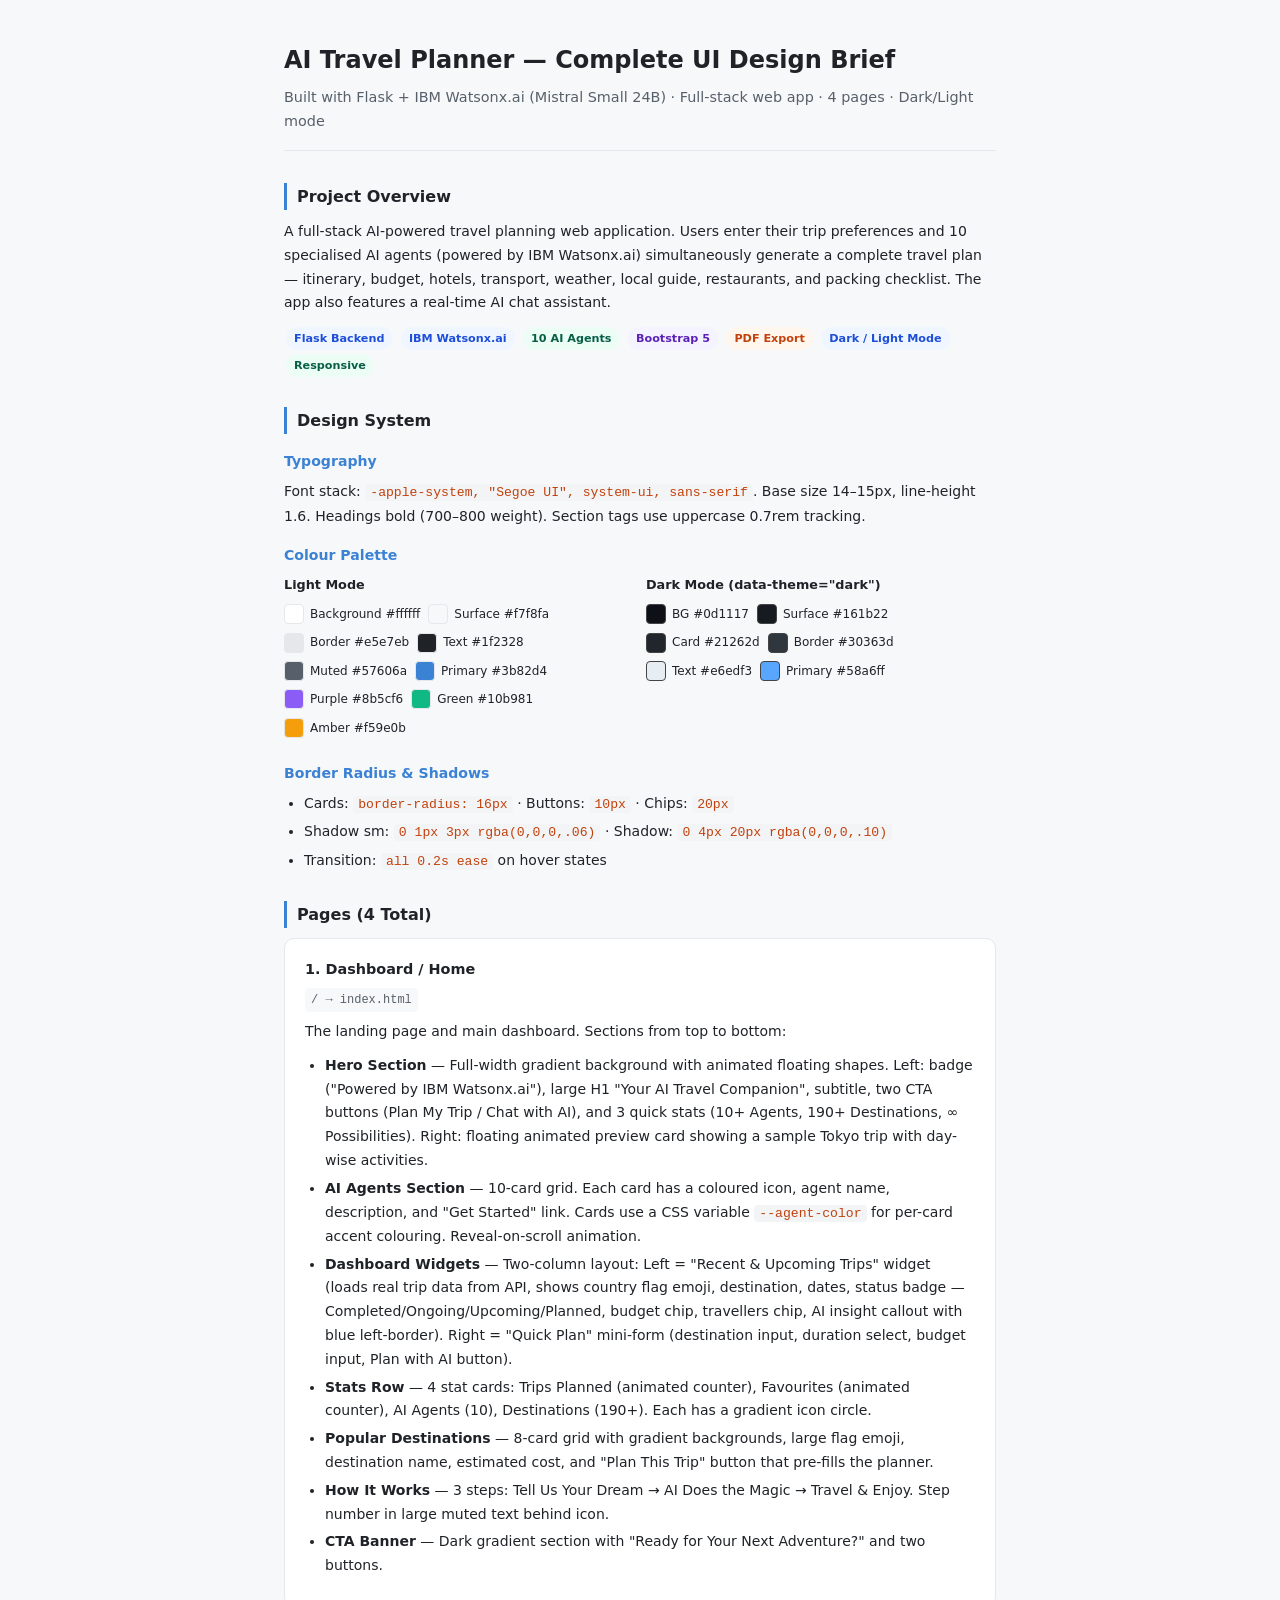
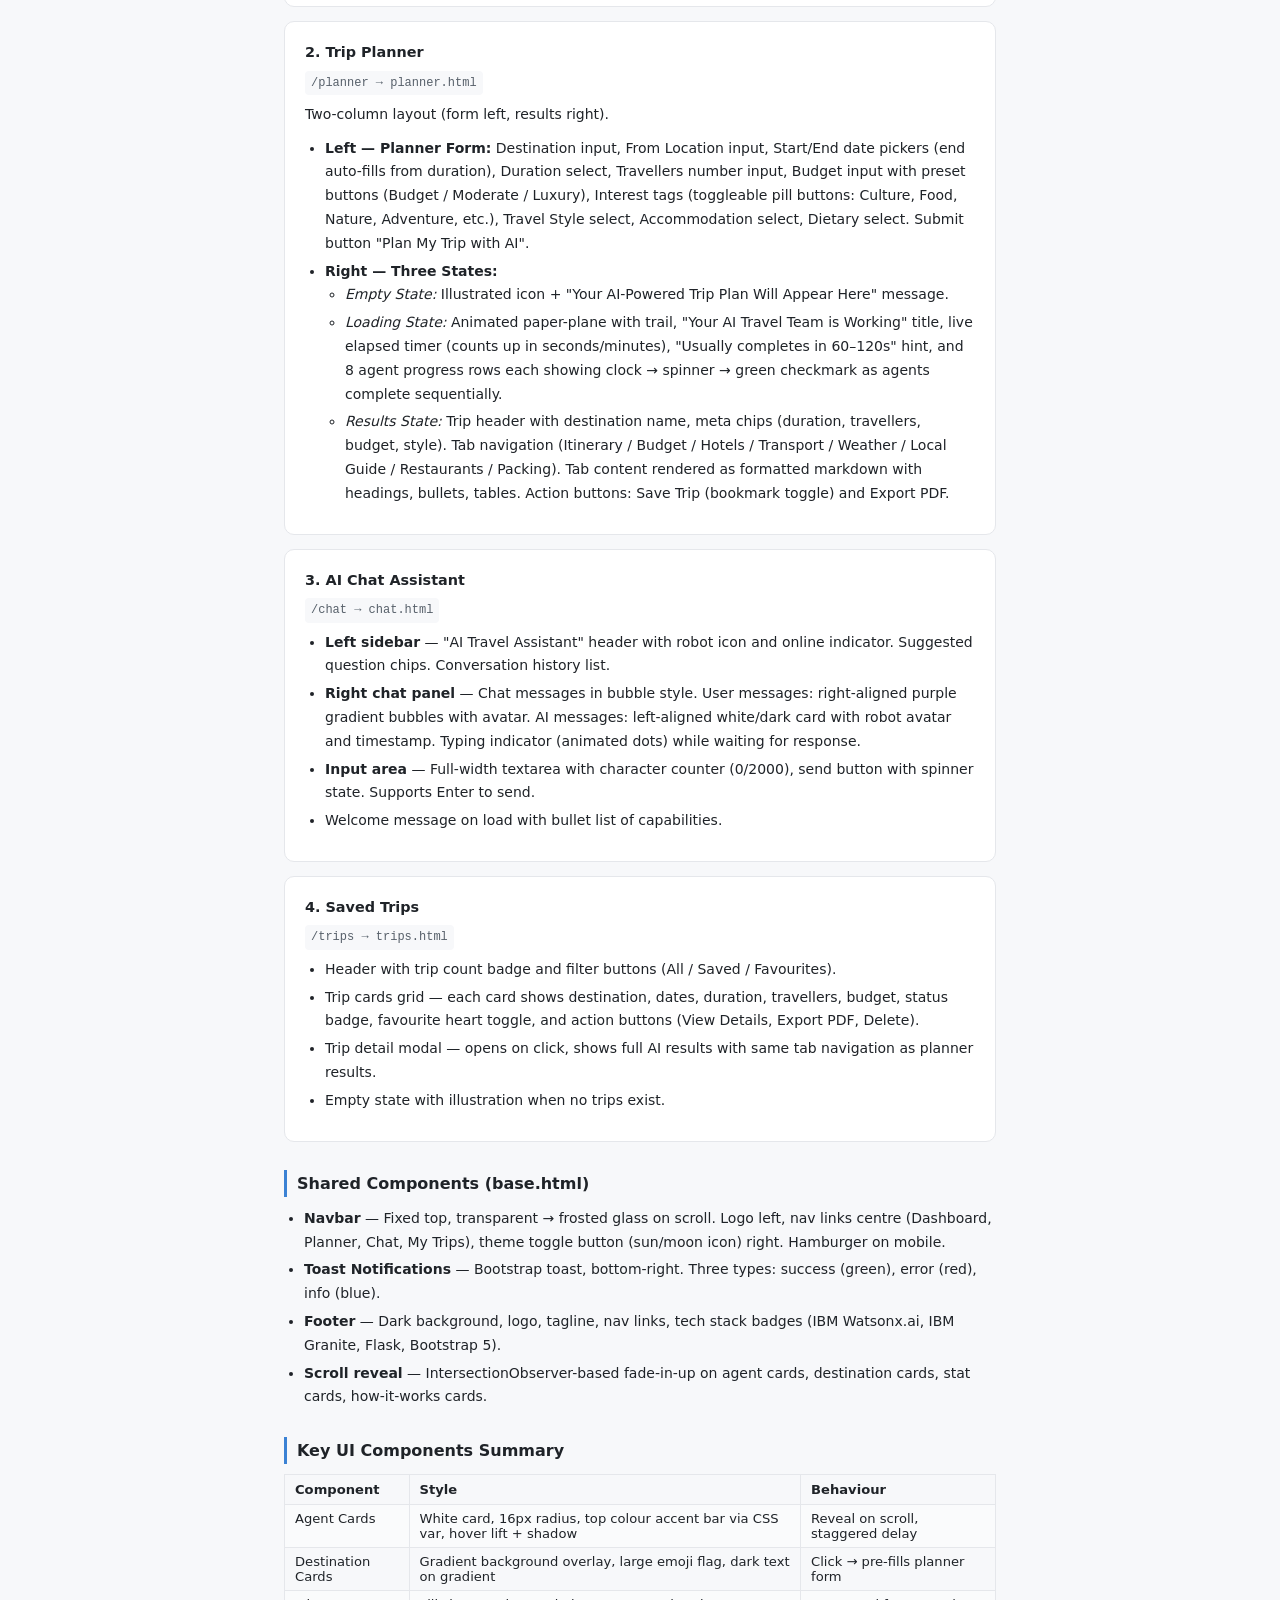
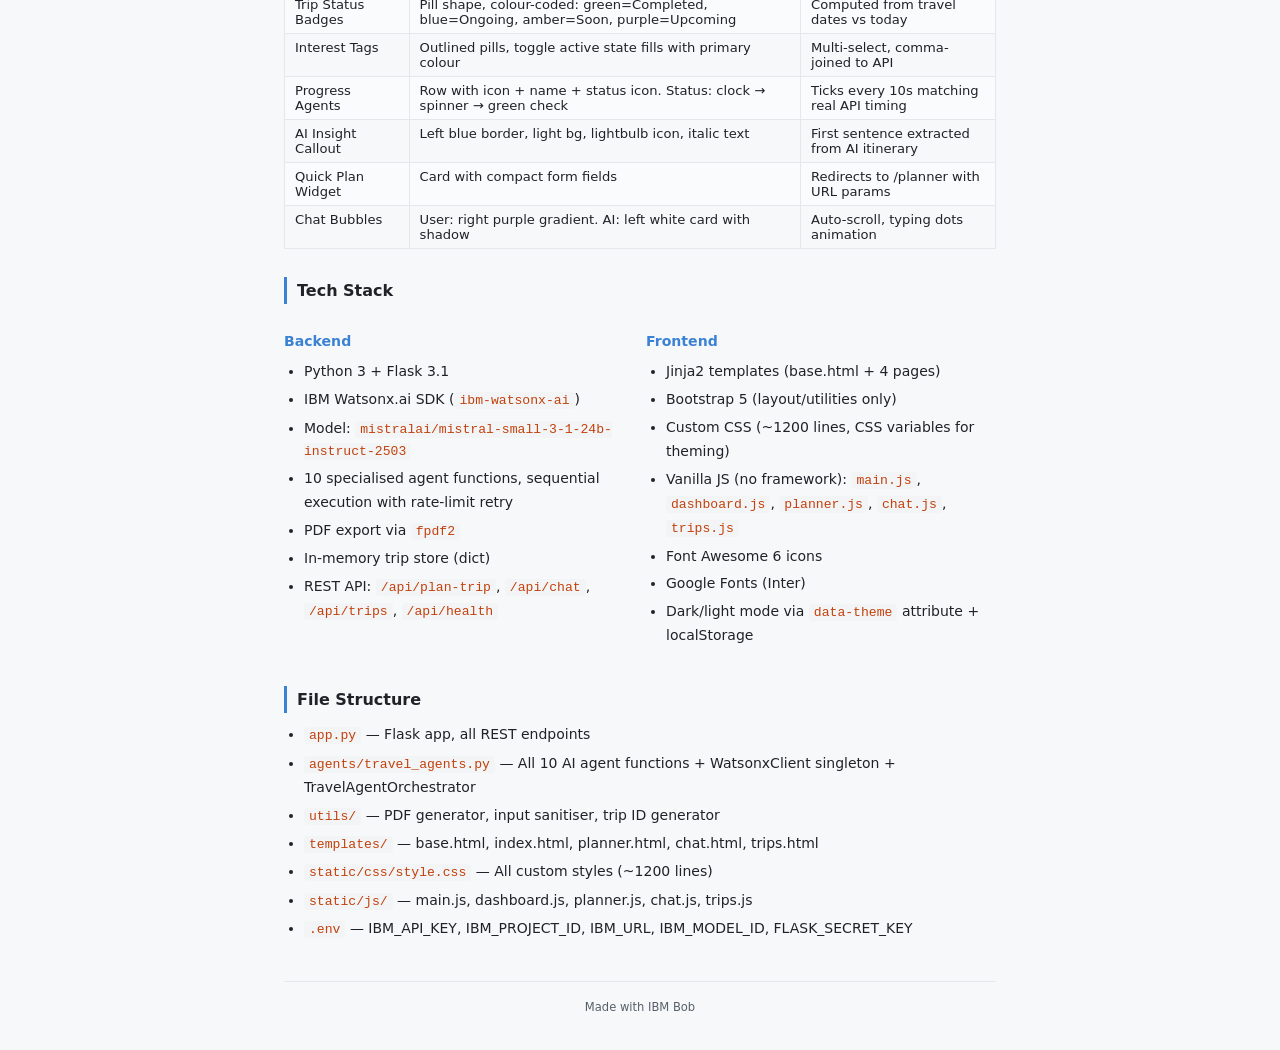
<file: ai-travel-planner-ui-design-brief.html>
<html lang="en">
<head>
<meta charset="UTF-8" />
<meta name="viewport" content="width=device-width, initial-scale=1.0" />
<title>AI Travel Planner — UI Design Brief</title>
<style>
  * { box-sizing: border-box; margin: 0; padding: 0; }
  body { font-family: -apple-system, "Segoe UI", system-ui, sans-serif; font-size: 14px; line-height: 1.7; background: #f7f8fa; color: #1f2328; }
  .wrapper { max-width: 760px; margin: 0 auto; padding: 40px 24px; }
  h1 { font-size: 1.5rem; font-weight: 800; color: #1f2328; margin-bottom: 4px; }
  .subtitle { color: #57606a; font-size: .9rem; margin-bottom: 32px; border-bottom: 1px solid #e5e7eb; padding-bottom: 16px; }
  h2 { font-size: 1rem; font-weight: 700; color: #1f2328; margin: 28px 0 10px; padding-left: 10px; border-left: 3px solid #3b82d4; }
  h3 { font-size: .88rem; font-weight: 700; color: #3b82d4; margin: 16px 0 6px; }
  p { margin-bottom: 10px; color: #1f2328; }
  ul { padding-left: 20px; margin-bottom: 10px; }
  li { margin-bottom: 4px; color: #1f2328; }
  .tag { display: inline-block; background: #eff6ff; color: #1d4ed8; font-size: .7rem; font-weight: 700; padding: 2px 8px; border-radius: 20px; margin: 2px; }
  .tag.green { background: #ecfdf5; color: #065f46; }
  .tag.purple { background: #f5f3ff; color: #5b21b6; }
  .tag.orange { background: #fff7ed; color: #c2410c; }
  .page-block { background: #fff; border: 1px solid #e5e7eb; border-radius: 10px; padding: 18px 20px; margin-bottom: 14px; }
  .page-title { font-weight: 700; font-size: .9rem; color: #1f2328; margin-bottom: 6px; }
  .page-url { font-size: .75rem; color: #57606a; font-family: monospace; background: #f7f8fa; padding: 2px 6px; border-radius: 4px; margin-bottom: 8px; display: inline-block; }
  .color-row { display: flex; flex-wrap: wrap; gap: 8px; margin: 8px 0; }
  .swatch { display: flex; align-items: center; gap: 6px; font-size: .75rem; }
  .swatch-box { width: 20px; height: 20px; border-radius: 4px; border: 1px solid #e5e7eb; flex-shrink: 0; }
  .two-col { display: grid; grid-template-columns: 1fr 1fr; gap: 12px; }
  @media (max-width: 540px) { .two-col { grid-template-columns: 1fr; } }
  .section-tag { font-size: .7rem; font-weight: 700; text-transform: uppercase; letter-spacing: .5px; color: #57606a; margin-bottom: 4px; }
  code { background: #f3f4f6; padding: 1px 5px; border-radius: 4px; font-size: .82rem; color: #c2410c; }
  table { width: 100%; border-collapse: collapse; font-size: .82rem; margin: 8px 0 14px; }
  th { background: #f7f8fa; padding: 7px 10px; text-align: left; font-weight: 700; border: 1px solid #e5e7eb; }
  td { padding: 6px 10px; border: 1px solid #e5e7eb; vertical-align: top; }
  tr:nth-child(even) td { background: #fafbfc; }
  .footer { text-align: center; font-size: .72rem; color: #57606a; border-top: 1px solid #e5e7eb; margin-top: 40px; padding-top: 16px; }
</style>
</head>
<body>
<div class="wrapper">

  <h1>AI Travel Planner — Complete UI Design Brief</h1>
  <p class="subtitle">Built with Flask + IBM Watsonx.ai (Mistral Small 24B) · Full-stack web app · 4 pages · Dark/Light mode</p>

  
  <h2>Project Overview</h2>
  <p>A full-stack AI-powered travel planning web application. Users enter their trip preferences and 10 specialised AI agents (powered by IBM Watsonx.ai) simultaneously generate a complete travel plan — itinerary, budget, hotels, transport, weather, local guide, restaurants, and packing checklist. The app also features a real-time AI chat assistant.</p>
  <div style="margin:10px 0">
    <span class="tag">Flask Backend</span>
    <span class="tag">IBM Watsonx.ai</span>
    <span class="tag green">10 AI Agents</span>
    <span class="tag purple">Bootstrap 5</span>
    <span class="tag orange">PDF Export</span>
    <span class="tag">Dark / Light Mode</span>
    <span class="tag green">Responsive</span>
  </div>

  
  <h2>Design System</h2>

  <h3>Typography</h3>
  <p>Font stack: <code>-apple-system, "Segoe UI", system-ui, sans-serif</code>. Base size 14–15px, line-height 1.6. Headings bold (700–800 weight). Section tags use uppercase 0.7rem tracking.</p>

  <h3>Colour Palette</h3>
  <div class="two-col">
    <div>
      <p style="font-weight:700;font-size:.8rem;margin-bottom:6px">Light Mode</p>
      <div class="color-row">
        <div class="swatch"><div class="swatch-box" style="background:#ffffff"></div> <span>Background #ffffff</span></div>
        <div class="swatch"><div class="swatch-box" style="background:#f7f8fa"></div> <span>Surface #f7f8fa</span></div>
        <div class="swatch"><div class="swatch-box" style="background:#e5e7eb"></div> <span>Border #e5e7eb</span></div>
        <div class="swatch"><div class="swatch-box" style="background:#1f2328"></div> <span>Text #1f2328</span></div>
        <div class="swatch"><div class="swatch-box" style="background:#57606a"></div> <span>Muted #57606a</span></div>
        <div class="swatch"><div class="swatch-box" style="background:#3b82d4"></div> <span>Primary #3b82d4</span></div>
        <div class="swatch"><div class="swatch-box" style="background:#8b5cf6"></div> <span>Purple #8b5cf6</span></div>
        <div class="swatch"><div class="swatch-box" style="background:#10b981"></div> <span>Green #10b981</span></div>
        <div class="swatch"><div class="swatch-box" style="background:#f59e0b"></div> <span>Amber #f59e0b</span></div>
      </div>
    </div>
    <div>
      <p style="font-weight:700;font-size:.8rem;margin-bottom:6px">Dark Mode (data-theme="dark")</p>
      <div class="color-row">
        <div class="swatch"><div class="swatch-box" style="background:#0d1117;border-color:#444"></div> <span>BG #0d1117</span></div>
        <div class="swatch"><div class="swatch-box" style="background:#161b22;border-color:#444"></div> <span>Surface #161b22</span></div>
        <div class="swatch"><div class="swatch-box" style="background:#21262d;border-color:#444"></div> <span>Card #21262d</span></div>
        <div class="swatch"><div class="swatch-box" style="background:#30363d;border-color:#444"></div> <span>Border #30363d</span></div>
        <div class="swatch"><div class="swatch-box" style="background:#e6edf3;border-color:#444"></div> <span>Text #e6edf3</span></div>
        <div class="swatch"><div class="swatch-box" style="background:#58a6ff;border-color:#444"></div> <span>Primary #58a6ff</span></div>
      </div>
    </div>
  </div>

  <h3>Border Radius &amp; Shadows</h3>
  <ul>
    <li>Cards: <code>border-radius: 16px</code> · Buttons: <code>10px</code> · Chips: <code>20px</code></li>
    <li>Shadow sm: <code>0 1px 3px rgba(0,0,0,.06)</code> · Shadow: <code>0 4px 20px rgba(0,0,0,.10)</code></li>
    <li>Transition: <code>all 0.2s ease</code> on hover states</li>
  </ul>

  
  <h2>Pages (4 Total)</h2>

  
  <div class="page-block">
    <div class="page-title">1. Dashboard / Home</div>
    <div class="page-url">/ → index.html</div>
    <p>The landing page and main dashboard. Sections from top to bottom:</p>
    <ul>
      <li><strong>Hero Section</strong> — Full-width gradient background with animated floating shapes. Left: badge ("Powered by IBM Watsonx.ai"), large H1 "Your AI Travel Companion", subtitle, two CTA buttons (Plan My Trip / Chat with AI), and 3 quick stats (10+ Agents, 190+ Destinations, ∞ Possibilities). Right: floating animated preview card showing a sample Tokyo trip with day-wise activities.</li>
      <li><strong>AI Agents Section</strong> — 10-card grid. Each card has a coloured icon, agent name, description, and "Get Started" link. Cards use a CSS variable <code>--agent-color</code> for per-card accent colouring. Reveal-on-scroll animation.</li>
      <li><strong>Dashboard Widgets</strong> — Two-column layout: Left = "Recent &amp; Upcoming Trips" widget (loads real trip data from API, shows country flag emoji, destination, dates, status badge — Completed/Ongoing/Upcoming/Planned, budget chip, travellers chip, AI insight callout with blue left-border). Right = "Quick Plan" mini-form (destination input, duration select, budget input, Plan with AI button).</li>
      <li><strong>Stats Row</strong> — 4 stat cards: Trips Planned (animated counter), Favourites (animated counter), AI Agents (10), Destinations (190+). Each has a gradient icon circle.</li>
      <li><strong>Popular Destinations</strong> — 8-card grid with gradient backgrounds, large flag emoji, destination name, estimated cost, and "Plan This Trip" button that pre-fills the planner.</li>
      <li><strong>How It Works</strong> — 3 steps: Tell Us Your Dream → AI Does the Magic → Travel &amp; Enjoy. Step number in large muted text behind icon.</li>
      <li><strong>CTA Banner</strong> — Dark gradient section with "Ready for Your Next Adventure?" and two buttons.</li>
    </ul>
  </div>

  
  <div class="page-block">
    <div class="page-title">2. Trip Planner</div>
    <div class="page-url">/planner → planner.html</div>
    <p>Two-column layout (form left, results right).</p>
    <ul>
      <li><strong>Left — Planner Form:</strong> Destination input, From Location input, Start/End date pickers (end auto-fills from duration), Duration select, Travellers number input, Budget input with preset buttons (Budget / Moderate / Luxury), Interest tags (toggleable pill buttons: Culture, Food, Nature, Adventure, etc.), Travel Style select, Accommodation select, Dietary select. Submit button "Plan My Trip with AI".</li>
      <li><strong>Right — Three States:</strong>
        <ul>
          <li><em>Empty State:</em> Illustrated icon + "Your AI-Powered Trip Plan Will Appear Here" message.</li>
          <li><em>Loading State:</em> Animated paper-plane with trail, "Your AI Travel Team is Working" title, live elapsed timer (counts up in seconds/minutes), "Usually completes in 60–120s" hint, and 8 agent progress rows each showing clock → spinner → green checkmark as agents complete sequentially.</li>
          <li><em>Results State:</em> Trip header with destination name, meta chips (duration, travellers, budget, style). Tab navigation (Itinerary / Budget / Hotels / Transport / Weather / Local Guide / Restaurants / Packing). Tab content rendered as formatted markdown with headings, bullets, tables. Action buttons: Save Trip (bookmark toggle) and Export PDF.</li>
        </ul>
      </li>
    </ul>
  </div>

  
  <div class="page-block">
    <div class="page-title">3. AI Chat Assistant</div>
    <div class="page-url">/chat → chat.html</div>
    <ul>
      <li><strong>Left sidebar</strong> — "AI Travel Assistant" header with robot icon and online indicator. Suggested question chips. Conversation history list.</li>
      <li><strong>Right chat panel</strong> — Chat messages in bubble style. User messages: right-aligned purple gradient bubbles with avatar. AI messages: left-aligned white/dark card with robot avatar and timestamp. Typing indicator (animated dots) while waiting for response.</li>
      <li><strong>Input area</strong> — Full-width textarea with character counter (0/2000), send button with spinner state. Supports Enter to send.</li>
      <li>Welcome message on load with bullet list of capabilities.</li>
    </ul>
  </div>

  
  <div class="page-block">
    <div class="page-title">4. Saved Trips</div>
    <div class="page-url">/trips → trips.html</div>
    <ul>
      <li>Header with trip count badge and filter buttons (All / Saved / Favourites).</li>
      <li>Trip cards grid — each card shows destination, dates, duration, travellers, budget, status badge, favourite heart toggle, and action buttons (View Details, Export PDF, Delete).</li>
      <li>Trip detail modal — opens on click, shows full AI results with same tab navigation as planner results.</li>
      <li>Empty state with illustration when no trips exist.</li>
    </ul>
  </div>

  
  <h2>Shared Components (base.html)</h2>
  <ul>
    <li><strong>Navbar</strong> — Fixed top, transparent → frosted glass on scroll. Logo left, nav links centre (Dashboard, Planner, Chat, My Trips), theme toggle button (sun/moon icon) right. Hamburger on mobile.</li>
    <li><strong>Toast Notifications</strong> — Bootstrap toast, bottom-right. Three types: success (green), error (red), info (blue).</li>
    <li><strong>Footer</strong> — Dark background, logo, tagline, nav links, tech stack badges (IBM Watsonx.ai, IBM Granite, Flask, Bootstrap 5).</li>
    <li><strong>Scroll reveal</strong> — IntersectionObserver-based fade-in-up on agent cards, destination cards, stat cards, how-it-works cards.</li>
  </ul>

  
  <h2>Key UI Components Summary</h2>
  <table>
    <tr><th>Component</th><th>Style</th><th>Behaviour</th></tr>
    <tr><td>Agent Cards</td><td>White card, 16px radius, top colour accent bar via CSS var, hover lift + shadow</td><td>Reveal on scroll, staggered delay</td></tr>
    <tr><td>Destination Cards</td><td>Gradient background overlay, large emoji flag, dark text on gradient</td><td>Click → pre-fills planner form</td></tr>
    <tr><td>Trip Status Badges</td><td>Pill shape, colour-coded: green=Completed, blue=Ongoing, amber=Soon, purple=Upcoming</td><td>Computed from travel dates vs today</td></tr>
    <tr><td>Interest Tags</td><td>Outlined pills, toggle active state fills with primary colour</td><td>Multi-select, comma-joined to API</td></tr>
    <tr><td>Progress Agents</td><td>Row with icon + name + status icon. Status: clock → spinner → green check</td><td>Ticks every 10s matching real API timing</td></tr>
    <tr><td>AI Insight Callout</td><td>Left blue border, light bg, lightbulb icon, italic text</td><td>First sentence extracted from AI itinerary</td></tr>
    <tr><td>Quick Plan Widget</td><td>Card with compact form fields</td><td>Redirects to /planner with URL params</td></tr>
    <tr><td>Chat Bubbles</td><td>User: right purple gradient. AI: left white card with shadow</td><td>Auto-scroll, typing dots animation</td></tr>
  </table>

  
  <h2>Tech Stack</h2>
  <div class="two-col">
    <div>
      <h3>Backend</h3>
      <ul>
        <li>Python 3 + Flask 3.1</li>
        <li>IBM Watsonx.ai SDK (<code>ibm-watsonx-ai</code>)</li>
        <li>Model: <code>mistralai/mistral-small-3-1-24b-instruct-2503</code></li>
        <li>10 specialised agent functions, sequential execution with rate-limit retry</li>
        <li>PDF export via <code>fpdf2</code></li>
        <li>In-memory trip store (dict)</li>
        <li>REST API: <code>/api/plan-trip</code>, <code>/api/chat</code>, <code>/api/trips</code>, <code>/api/health</code></li>
      </ul>
    </div>
    <div>
      <h3>Frontend</h3>
      <ul>
        <li>Jinja2 templates (base.html + 4 pages)</li>
        <li>Bootstrap 5 (layout/utilities only)</li>
        <li>Custom CSS (~1200 lines, CSS variables for theming)</li>
        <li>Vanilla JS (no framework): <code>main.js</code>, <code>dashboard.js</code>, <code>planner.js</code>, <code>chat.js</code>, <code>trips.js</code></li>
        <li>Font Awesome 6 icons</li>
        <li>Google Fonts (Inter)</li>
        <li>Dark/light mode via <code>data-theme</code> attribute + localStorage</li>
      </ul>
    </div>
  </div>

  
  <h2>File Structure</h2>
  <ul>
    <li><code>app.py</code> — Flask app, all REST endpoints</li>
    <li><code>agents/travel_agents.py</code> — All 10 AI agent functions + WatsonxClient singleton + TravelAgentOrchestrator</li>
    <li><code>utils/</code> — PDF generator, input sanitiser, trip ID generator</li>
    <li><code>templates/</code> — base.html, index.html, planner.html, chat.html, trips.html</li>
    <li><code>static/css/style.css</code> — All custom styles (~1200 lines)</li>
    <li><code>static/js/</code> — main.js, dashboard.js, planner.js, chat.js, trips.js</li>
    <li><code>.env</code> — IBM_API_KEY, IBM_PROJECT_ID, IBM_URL, IBM_MODEL_ID, FLASK_SECRET_KEY</li>
  </ul>

  <div class="footer">Made with IBM Bob</div>
</div>
</body>
</html>
</file>
